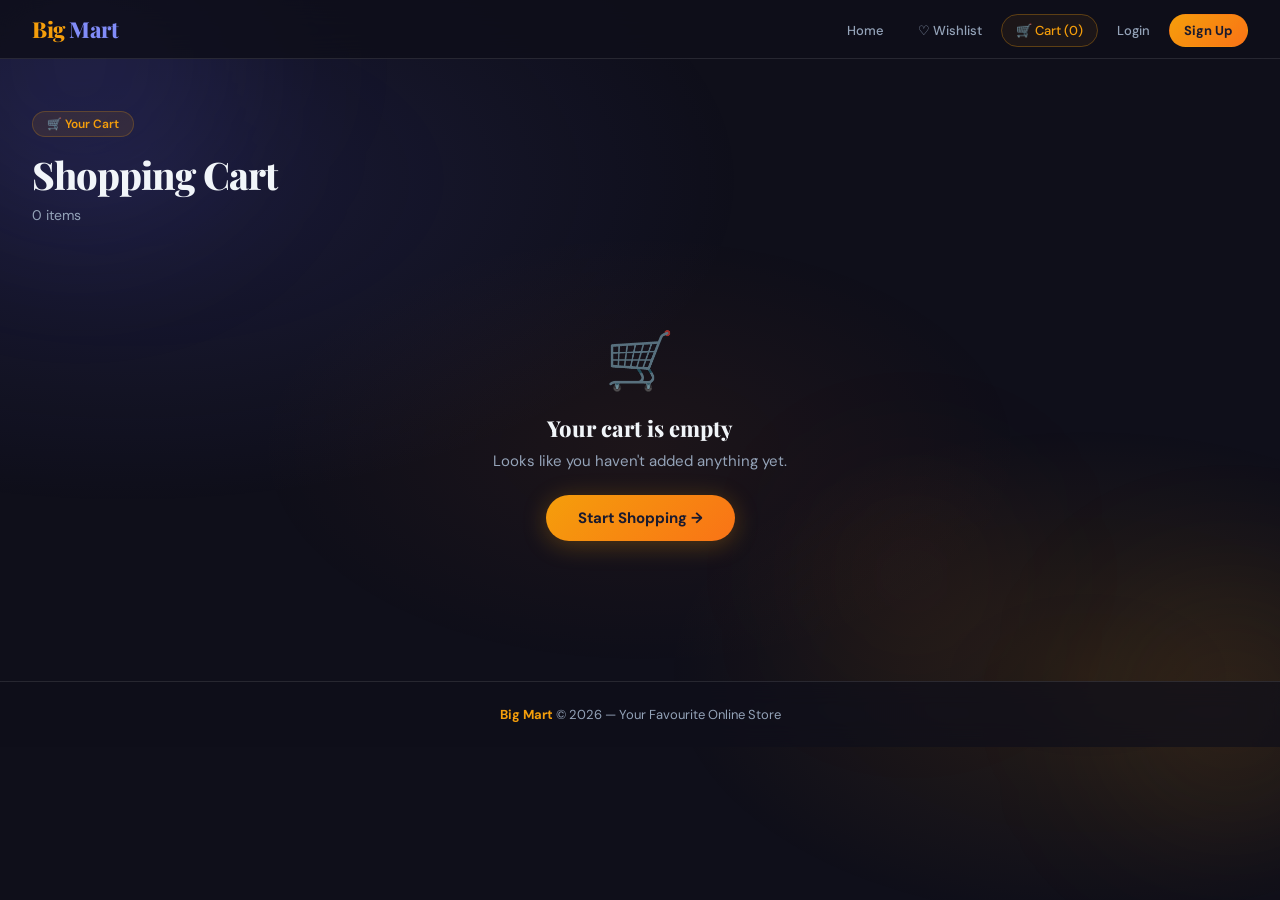
<file: cart.html>
<!DOCTYPE html>
<html lang="en">
<head>
<meta charset="UTF-8" />
<meta name="viewport" content="width=device-width, initial-scale=1.0"/>
<title>Cart – Big Mart</title>
<link href="https://fonts.googleapis.com/css2?family=Playfair+Display:wght@700;800&family=DM+Sans:wght@400;500;600;700&display=swap" rel="stylesheet"/>
<style>
  :root {
    --nav: #0f0f1a;
    --accent: #f59e0b;
    --accent2: #f97316;
    --purple: #6366f1;
    --purple2: #818cf8;
    --bg: #0f0f1a;
    --border: rgba(255,255,255,0.10);
    --text: #f1f5f9;
    --muted: #94a3b8;
    --radius: 16px;
    --radius-sm: 10px;
    --transition: all 0.3s cubic-bezier(0.4,0,0.2,1);
  }

  *, *::before, *::after { margin: 0; padding: 0; box-sizing: border-box; }

  body {
    font-family: 'DM Sans', sans-serif;
    background: var(--bg);
    color: var(--text);
    min-height: 100vh;
    overflow-x: hidden;
  }

  body::before {
    content: '';
    position: fixed;
    inset: 0;
    background:
      radial-gradient(ellipse 80% 60% at 10% 20%, rgba(99,102,241,0.14) 0%, transparent 60%),
      radial-gradient(ellipse 60% 50% at 85% 75%, rgba(245,158,11,0.10) 0%, transparent 55%),
      radial-gradient(ellipse 50% 40% at 50% 50%, rgba(249,115,22,0.06) 0%, transparent 60%);
    pointer-events: none;
    z-index: 0;
  }

  .orb { position: fixed; border-radius: 50%; filter: blur(80px); pointer-events: none; z-index: 0; animation: float 9s ease-in-out infinite; }
  .orb1 { width: 320px; height: 320px; background: rgba(99,102,241,0.12); top: -100px; left: -80px; animation-delay: 0s; }
  .orb2 { width: 220px; height: 220px; background: rgba(245,158,11,0.10); bottom: 80px; right: -60px; animation-delay: 3.5s; }
  .orb3 { width: 160px; height: 160px; background: rgba(249,115,22,0.08); top: 55%; left: 65%; animation-delay: 6s; }

  @keyframes float {
    0%,100% { transform: translateY(0) scale(1); }
    50% { transform: translateY(-28px) scale(1.05); }
  }
  @keyframes fadeUp {
    from { opacity: 0; transform: translateY(22px); }
    to { opacity: 1; transform: translateY(0); }
  }

  /* NAVBAR */
  .navbar {
    position: sticky; top: 0; z-index: 100;
    background: rgba(15,15,26,0.85);
    backdrop-filter: blur(20px);
    border-bottom: 1px solid var(--border);
    padding: 14px 32px;
    display: flex; align-items: center; gap: 20px;
  }
  .logo {
    font-family: 'Playfair Display', serif;
    font-size: 22px; font-weight: 800; color: var(--accent);
    letter-spacing: -0.5px; text-decoration: none; white-space: nowrap; flex-shrink: 0;
  }
  .logo span { color: var(--purple2); }
  .navbar nav { margin-left: auto; }
  .navbar nav ul { list-style: none; display: flex; gap: 4px; }
  .navbar nav a {
    text-decoration: none; color: var(--muted); font-size: 13px; font-weight: 500;
    padding: 7px 14px; border-radius: 999px; border: 1px solid transparent;
    transition: var(--transition); white-space: nowrap;
  }
  .navbar nav a:hover { color: var(--text); border-color: var(--border); background: rgba(255,255,255,0.05); }
  .navbar nav a.active { color: var(--accent); border-color: rgba(245,158,11,0.3); background: rgba(245,158,11,0.06); }
  .navbar nav a.cta { color: #1a1a2e; background: linear-gradient(135deg, var(--accent), var(--accent2)); border-color: transparent; font-weight: 700; }
  .navbar nav a.cta:hover { opacity: 0.88; transform: translateY(-1px); }

  /* PAGE HEADER */
  .page-header {
    position: relative; z-index: 1;
    padding: 52px 32px 20px;
    display: flex; align-items: flex-end; justify-content: space-between;
    flex-wrap: wrap; gap: 16px;
  }
  .page-badge {
    display: inline-flex; align-items: center; gap: 6px;
    background: rgba(245,158,11,0.10); border: 1px solid rgba(245,158,11,0.22);
    border-radius: 999px; padding: 4px 14px;
    font-size: 12px; font-weight: 600; color: var(--accent); margin-bottom: 12px;
  }
  .page-header h1 {
    font-family: 'Playfair Display', serif;
    font-size: clamp(26px, 4vw, 38px); font-weight: 800;
    letter-spacing: -1px; color: var(--text);
  }
  .page-header .sub { font-size: 14px; color: var(--muted); margin-top: 6px; }

  /* LAYOUT */
  .cart-layout {
    position: relative; z-index: 1;
    display: grid;
    grid-template-columns: 1fr 340px;
    gap: 24px;
    padding: 0 32px 60px;
    align-items: start;
  }

  /* CART ITEMS */
  .cart-items-wrap { display: flex; flex-direction: column; gap: 14px; }

  .cart-item {
    background: rgba(255,255,255,0.04);
    border: 1px solid var(--border);
    border-radius: 18px;
    padding: 16px;
    display: flex;
    gap: 16px;
    align-items: center;
    backdrop-filter: blur(12px);
    transition: var(--transition);
    animation: fadeUp 0.4s ease both;
  }
  .cart-item:hover {
    border-color: rgba(245,158,11,0.25);
    box-shadow: 0 8px 28px rgba(0,0,0,0.25);
  }

  .cart-item-img {
    width: 80px; height: 80px;
    border-radius: 12px;
    object-fit: cover;
    flex-shrink: 0;
    border: 1px solid var(--border);
  }

  .cart-item-info { flex: 1; min-width: 0; }
  .cart-item-cat {
    font-size: 10px; font-weight: 600; color: var(--purple2);
    text-transform: uppercase; letter-spacing: 0.8px; margin-bottom: 4px;
  }
  .cart-item-name {
    font-size: 14px; font-weight: 600; color: var(--text);
    margin-bottom: 6px; white-space: nowrap; overflow: hidden; text-overflow: ellipsis;
  }
  .cart-item-price { font-size: 18px; font-weight: 800; color: var(--accent); }

  .cart-item-actions { display: flex; align-items: center; gap: 10px; flex-shrink: 0; }

  .qty-control {
    display: flex; align-items: center; gap: 0;
    background: rgba(255,255,255,0.06);
    border: 1px solid var(--border); border-radius: 10px; overflow: hidden;
  }
  .qty-btn {
    width: 34px; height: 34px;
    background: transparent; border: none;
    color: var(--text); font-size: 16px; font-weight: 700;
    cursor: pointer; transition: var(--transition);
    display: flex; align-items: center; justify-content: center;
    padding: 0;
  }
  .qty-btn:hover { background: rgba(245,158,11,0.15); color: var(--accent); }
  .qty-num {
    min-width: 34px; text-align: center;
    font-size: 14px; font-weight: 700; color: var(--text);
    border-left: 1px solid var(--border); border-right: 1px solid var(--border);
    line-height: 34px;
  }

  .btn-remove-item {
    width: 34px; height: 34px; border-radius: 9px;
    background: rgba(239,68,68,0.08); border: 1px solid rgba(239,68,68,0.25);
    color: #f87171; font-size: 14px; cursor: pointer;
    display: flex; align-items: center; justify-content: center;
    transition: var(--transition); padding: 0;
  }
  .btn-remove-item:hover { background: rgba(239,68,68,0.2); transform: scale(1.05); }

  /* ORDER SUMMARY */
  .order-summary {
    background: rgba(255,255,255,0.04);
    border: 1px solid var(--border);
    border-radius: 20px;
    padding: 24px;
    backdrop-filter: blur(12px);
    position: sticky;
    top: 88px;
  }
  .summary-title {
    font-family: 'Playfair Display', serif;
    font-size: 18px; font-weight: 800;
    color: var(--text); margin-bottom: 20px;
  }
  .summary-row {
    display: flex; justify-content: space-between;
    font-size: 14px; color: var(--muted);
    padding: 8px 0; border-bottom: 1px solid var(--border);
  }
  .summary-row:last-of-type { border-bottom: none; }
  .summary-row.total {
    font-size: 18px; font-weight: 800;
    color: var(--text); margin-top: 4px;
  }
  .summary-row.total span:last-child { color: var(--accent); }
  .summary-row .free { color: #86efac; font-weight: 600; }
  .summary-savings {
    background: rgba(134,239,172,0.08);
    border: 1px solid rgba(134,239,172,0.2);
    border-radius: 10px; padding: 10px 14px;
    font-size: 13px; color: #86efac; font-weight: 600;
    text-align: center; margin: 16px 0;
  }
  .btn-checkout {
    width: 100%; padding: 14px;
    background: linear-gradient(135deg, var(--accent), var(--accent2));
    border: none; border-radius: var(--radius-sm);
    color: #1a1a2e; font-family: 'DM Sans', sans-serif;
    font-size: 15px; font-weight: 700; cursor: pointer;
    transition: var(--transition);
    box-shadow: 0 4px 20px rgba(245,158,11,0.28);
    margin-top: 4px;
  }
  .btn-checkout:hover {
    opacity: 0.9; transform: translateY(-2px);
    box-shadow: 0 8px 28px rgba(245,158,11,0.4);
  }
  .btn-continue {
    width: 100%; padding: 11px;
    background: rgba(255,255,255,0.05); border: 1px solid var(--border);
    border-radius: var(--radius-sm); color: var(--muted);
    font-family: 'DM Sans', sans-serif; font-size: 13px; font-weight: 600;
    cursor: pointer; transition: var(--transition); margin-top: 10px;
    text-decoration: none; display: block; text-align: center;
  }
  .btn-continue:hover { background: rgba(255,255,255,0.09); color: var(--text); }

  /* EMPTY STATE */
  .empty-state {
    grid-column: 1 / -1; text-align: center; padding: 80px 20px;
  }
  .empty-icon { font-size: 56px; margin-bottom: 16px; opacity: 0.6; }
  .empty-title {
    font-family: 'Playfair Display', serif;
    font-size: 22px; font-weight: 800; color: var(--text); margin-bottom: 8px;
  }
  .empty-sub { font-size: 15px; color: var(--muted); margin-bottom: 24px; }
  .btn-shop {
    display: inline-block;
    background: linear-gradient(135deg, var(--accent), var(--accent2));
    color: #1a1a2e; font-family: 'DM Sans', sans-serif;
    font-weight: 700; font-size: 15px; padding: 13px 32px;
    border-radius: 999px; border: none; cursor: pointer;
    text-decoration: none; transition: var(--transition);
    box-shadow: 0 4px 24px rgba(245,158,11,0.28);
  }
  .btn-shop:hover { transform: translateY(-3px); box-shadow: 0 8px 32px rgba(245,158,11,0.4); }

  /* TOAST */
  .toast {
    position: fixed; bottom: 28px; left: 50%;
    transform: translateX(-50%) translateY(80px);
    background: #1e293b; border: 1px solid var(--border);
    border-radius: 12px; padding: 12px 22px;
    font-size: 14px; color: var(--text); z-index: 999;
    backdrop-filter: blur(10px);
    transition: transform 0.4s cubic-bezier(0.4,0,0.2,1);
    white-space: nowrap;
  }
  .toast.show { transform: translateX(-50%) translateY(0); }
  .toast.removed { border-color: rgba(239,68,68,0.4); color: #fca5a5; }

  footer {
    position: relative; z-index: 10;
    text-align: center; padding: 24px 20px;
    font-size: 13px; color: var(--muted);
    border-top: 1px solid var(--border);
    background: rgba(15,15,26,0.7);
    backdrop-filter: blur(12px);
  }
  footer strong { color: var(--accent); }

  @media (max-width: 900px) {
    .cart-layout { grid-template-columns: 1fr; }
    .order-summary { position: static; }
  }
  @media (max-width: 768px) {
    .navbar { flex-wrap: wrap; gap: 10px; padding: 12px 16px; }
    .navbar nav { margin-left: 0; }
    .page-header { padding: 36px 16px 16px; }
    .cart-layout { padding: 0 16px 36px; }
    .cart-item-name { white-space: normal; }
  }
</style>
</head>
<body>

  <div class="orb orb1"></div>
  <div class="orb orb2"></div>
  <div class="orb orb3"></div>

  <header class="navbar">
    <a href="index.html" class="logo">Big <span>Mart</span></a>
    <nav>
      <ul>
        <li><a href="index.html">Home</a></li>
        <li><a href="wishlist.html">♡ Wishlist</a></li>
        <li><a href="cart.html" class="active">🛒 Cart (<span id="cart-count">0</span>)</a></li>
        <li><a href="login.html">Login</a></li>
        <li><a href="signup.html" class="cta">Sign Up</a></li>
      </ul>
    </nav>
  </header>

  <div class="page-header">
    <div>
      <div class="page-badge">🛒 Your Cart</div>
      <h1>Shopping Cart</h1>
      <p class="sub" id="cart-sub">0 items</p>
    </div>
  </div>

  <div class="cart-layout" id="cart-layout">
    <!-- filled by JS -->
  </div>

  <footer>
    <p><strong>Big Mart</strong> &copy; 2026 — Your Favourite Online Store</p>
  </footer>

  <div class="toast" id="toast"></div>

<script>
  let cart = JSON.parse(localStorage.getItem('bb_cart') || '[]');

  function saveCart() { localStorage.setItem('bb_cart', JSON.stringify(cart)); }

  function updateCartCount() {
    const total = cart.reduce((s, i) => s + i.qty, 0);
    document.querySelectorAll('#cart-count').forEach(el => el.textContent = total);
  }

  function showToast(msg, type = '') {
    const t = document.getElementById('toast');
    t.textContent = msg;
    t.className = `toast ${type} show`;
    setTimeout(() => t.classList.remove('show'), 2800);
  }

  function changeQty(id, delta) {
    const item = cart.find(i => i.id === id);
    if (!item) return;
    item.qty += delta;
    if (item.qty <= 0) cart = cart.filter(i => i.id !== id);
    saveCart();
    render();
  }

  function removeItem(id) {
    cart = cart.filter(i => i.id !== id);
    saveCart();
    showToast('Item removed from cart', 'removed');
    render();
  }

  function calcSubtotal() { return cart.reduce((s, i) => s + i.price * i.qty, 0); }
  function calcDiscount() { return cart.reduce((s, i) => s + ((i.oldPrice || i.price) - i.price) * i.qty, 0); }

  function render() {
    updateCartCount();
    const layout = document.getElementById('cart-layout');
    const sub = document.getElementById('cart-sub');
    const totalItems = cart.reduce((s, i) => s + i.qty, 0);
    sub.textContent = totalItems + ' item' + (totalItems !== 1 ? 's' : '');

    if (cart.length === 0) {
      layout.innerHTML = `
        <div class="empty-state">
          <div class="empty-icon">🛒</div>
          <div class="empty-title">Your cart is empty</div>
          <p class="empty-sub">Looks like you haven't added anything yet.</p>
          <a href="index.html" class="btn-shop">Start Shopping →</a>
        </div>`;
      return;
    }

    const subtotal = calcSubtotal();
    const discount = calcDiscount();
    const delivery = subtotal >= 499 ? 0 : 49;
    const total = subtotal + delivery;
    const savings = discount + (delivery === 0 ? 49 : 0);

    layout.innerHTML = `
      <div class="cart-items-wrap">
        ${cart.map((item, i) => `
          <div class="cart-item" style="animation-delay:${i * 0.07}s">
            <img class="cart-item-img" src="${item.img}" alt="${item.name}"/>
            <div class="cart-item-info">
              <div class="cart-item-cat">${item.category}</div>
              <div class="cart-item-name">${item.name}</div>
              <div class="cart-item-price">₹${(item.price * item.qty).toLocaleString('en-IN')}</div>
            </div>
            <div class="cart-item-actions">
              <div class="qty-control">
                <button class="qty-btn" onclick="changeQty(${item.id}, -1)">−</button>
                <div class="qty-num">${item.qty}</div>
                <button class="qty-btn" onclick="changeQty(${item.id}, 1)">+</button>
              </div>
              <button class="btn-remove-item" onclick="removeItem(${item.id})" title="Remove">✕</button>
            </div>
          </div>`).join('')}
      </div>

      <div class="order-summary">
        <div class="summary-title">Order Summary</div>
        <div class="summary-row">
          <span>Subtotal (${totalItems} items)</span>
          <span>₹${subtotal.toLocaleString('en-IN')}</span>
        </div>
        ${discount > 0 ? `<div class="summary-row"><span>Discount</span><span style="color:#86efac;">−₹${discount.toLocaleString('en-IN')}</span></div>` : ''}
        <div class="summary-row">
          <span>Delivery</span>
          <span class="${delivery === 0 ? 'free' : ''}">${delivery === 0 ? 'FREE' : '₹' + delivery}</span>
        </div>
        <div class="summary-row total">
          <span>Total</span>
          <span>₹${total.toLocaleString('en-IN')}</span>
        </div>
        ${savings > 0 ? `<div class="summary-savings">🎉 You're saving ₹${savings.toLocaleString('en-IN')} on this order!</div>` : ''}
        <button class="btn-checkout" onclick="window.location.href='payment.html'">Proceed to Payment →</button>
        <a href="index.html" class="btn-continue">← Continue Shopping</a>
      </div>`;
  }

  render();
</script>
</body>
</html>
</file>
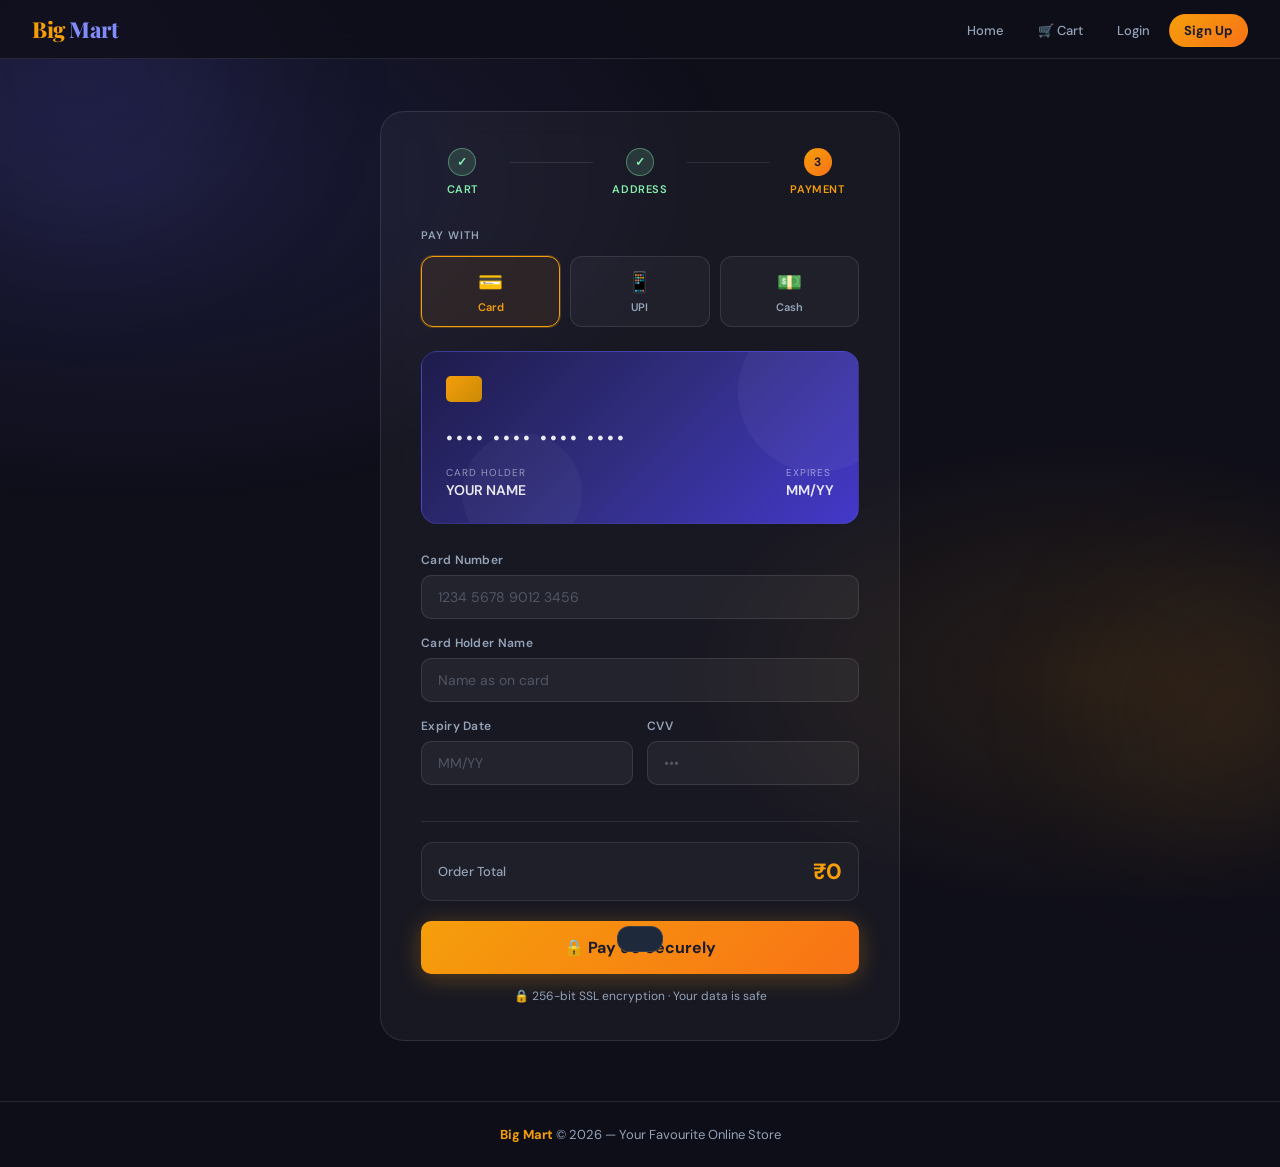
<file: payment.html>
<!DOCTYPE html>
<html lang="en">
<head>
<meta charset="UTF-8" />
<meta name="viewport" content="width=device-width, initial-scale=1.0"/>
<title>Payment – Big Mart</title>
<link href="https://fonts.googleapis.com/css2?family=Playfair+Display:wght@700;800&family=DM+Sans:wght@400;500;600;700&display=swap" rel="stylesheet"/>
<style>
  :root {
    --accent: #f59e0b;
    --accent2: #f97316;
    --purple: #6366f1;
    --purple2: #818cf8;
    --bg: #0f0f1a;
    --border: rgba(255,255,255,0.10);
    --text: #f1f5f9;
    --muted: #94a3b8;
    --radius: 16px;
    --radius-sm: 10px;
    --transition: all 0.3s cubic-bezier(0.4,0,0.2,1);
  }
  *, *::before, *::after { margin: 0; padding: 0; box-sizing: border-box; }
  body {
    font-family: 'DM Sans', sans-serif;
    background: var(--bg); color: var(--text);
    min-height: 100vh; overflow-x: hidden;
  }
  body::before {
    content: ''; position: fixed; inset: 0;
    background:
      radial-gradient(ellipse 80% 60% at 10% 20%, rgba(99,102,241,0.14) 0%, transparent 60%),
      radial-gradient(ellipse 60% 50% at 85% 75%, rgba(245,158,11,0.10) 0%, transparent 55%);
    pointer-events: none; z-index: 0;
  }
  .orb { position: fixed; border-radius: 50%; filter: blur(80px); pointer-events: none; z-index: 0; animation: float 9s ease-in-out infinite; }
  .orb1 { width: 320px; height: 320px; background: rgba(99,102,241,0.12); top: -100px; left: -80px; }
  .orb2 { width: 220px; height: 220px; background: rgba(245,158,11,0.10); bottom: 80px; right: -60px; animation-delay: 3.5s; }
  @keyframes float { 0%,100% { transform: translateY(0); } 50% { transform: translateY(-28px); } }
  @keyframes fadeUp { from { opacity: 0; transform: translateY(22px); } to { opacity: 1; transform: translateY(0); } }

  /* NAVBAR */
  .navbar {
    position: sticky; top: 0; z-index: 100;
    background: rgba(15,15,26,0.85); backdrop-filter: blur(20px);
    border-bottom: 1px solid var(--border);
    padding: 14px 32px; display: flex; align-items: center; gap: 20px;
  }
  .logo {
    font-family: 'Playfair Display', serif;
    font-size: 22px; font-weight: 800; color: var(--accent);
    letter-spacing: -0.5px; text-decoration: none; white-space: nowrap;
  }
  .logo span { color: var(--purple2); }
  .navbar nav { margin-left: auto; }
  .navbar nav ul { list-style: none; display: flex; gap: 4px; }
  .navbar nav a {
    text-decoration: none; color: var(--muted); font-size: 13px; font-weight: 500;
    padding: 7px 14px; border-radius: 999px; border: 1px solid transparent;
    transition: var(--transition); white-space: nowrap;
  }
  .navbar nav a:hover { color: var(--text); border-color: var(--border); background: rgba(255,255,255,0.05); }
  .navbar nav a.cta { color: #1a1a2e; background: linear-gradient(135deg, var(--accent), var(--accent2)); font-weight: 700; }

  /* MAIN */
  .main {
    position: relative; z-index: 1;
    display: flex; justify-content: center;
    padding: 52px 24px 60px;
  }

  .payment-card {
    background: rgba(255,255,255,0.04);
    border: 1px solid var(--border);
    border-radius: 24px;
    padding: 36px 40px;
    width: 100%; max-width: 520px;
    backdrop-filter: blur(12px);
    animation: fadeUp 0.6s ease both;
  }

  /* STEPS */
  .steps {
    display: flex; align-items: center; gap: 0;
    margin-bottom: 32px;
  }
  .step {
    display: flex; flex-direction: column; align-items: center; gap: 6px;
    flex: 1;
  }
  .step-dot {
    width: 28px; height: 28px; border-radius: 50%;
    display: flex; align-items: center; justify-content: center;
    font-size: 12px; font-weight: 700;
    background: rgba(255,255,255,0.06); border: 1px solid var(--border);
    color: var(--muted); transition: var(--transition);
  }
  .step.done .step-dot { background: rgba(134,239,172,0.15); border-color: rgba(134,239,172,0.4); color: #86efac; }
  .step.active .step-dot { background: linear-gradient(135deg, var(--accent), var(--accent2)); border-color: transparent; color: #1a1a2e; }
  .step-label { font-size: 11px; font-weight: 600; color: var(--muted); text-transform: uppercase; letter-spacing: 0.6px; }
  .step.active .step-label { color: var(--accent); }
  .step.done .step-label { color: #86efac; }
  .step-line { flex: 1; height: 1px; background: var(--border); margin: 0 6px; margin-bottom: 20px; }

  /* CARD VISUAL */
  .card-visual {
    background: linear-gradient(135deg, #1e1b4b 0%, #312e81 50%, #4338ca 100%);
    border-radius: 16px;
    padding: 24px;
    margin-bottom: 28px;
    position: relative;
    overflow: hidden;
    min-height: 160px;
    border: 1px solid rgba(99,102,241,0.3);
  }
  .card-visual::before {
    content: '';
    position: absolute; top: -40px; right: -40px;
    width: 160px; height: 160px; border-radius: 50%;
    background: rgba(255,255,255,0.04);
  }
  .card-visual::after {
    content: '';
    position: absolute; bottom: -30px; left: 40px;
    width: 120px; height: 120px; border-radius: 50%;
    background: rgba(255,255,255,0.03);
  }
  .card-chip {
    width: 36px; height: 26px;
    background: linear-gradient(135deg, var(--accent), #ca8a04);
    border-radius: 5px; margin-bottom: 24px;
    position: relative; z-index: 1;
  }
  .card-number-display {
    font-family: 'DM Sans', sans-serif;
    font-size: 18px; font-weight: 600; letter-spacing: 3px;
    color: rgba(255,255,255,0.9); margin-bottom: 16px;
    position: relative; z-index: 1;
  }
  .card-meta { display: flex; justify-content: space-between; position: relative; z-index: 1; }
  .card-meta-label { font-size: 10px; color: rgba(255,255,255,0.5); text-transform: uppercase; letter-spacing: 1px; }
  .card-meta-value { font-size: 14px; font-weight: 600; color: rgba(255,255,255,0.9); margin-top: 2px; }

  /* FORM */
  .section-label {
    font-size: 11px; font-weight: 600; color: var(--muted);
    text-transform: uppercase; letter-spacing: 1px; margin-bottom: 14px;
  }

  .form-group { margin-bottom: 16px; }
  .form-group label { display: block; font-size: 12px; font-weight: 600; color: var(--muted); margin-bottom: 7px; letter-spacing: 0.3px; }
  .form-group input, .form-group select {
    width: 100%; padding: 12px 16px;
    background: rgba(255,255,255,0.05);
    border: 1px solid var(--border);
    border-radius: var(--radius-sm);
    color: var(--text); font-family: 'DM Sans', sans-serif;
    font-size: 14px; outline: none;
    transition: var(--transition);
  }
  .form-group input::placeholder { color: rgba(148,163,184,0.4); }
  .form-group input:focus, .form-group select:focus {
    border-color: rgba(245,158,11,0.4);
    background: rgba(245,158,11,0.04);
    box-shadow: 0 0 0 3px rgba(245,158,11,0.08);
  }
  .form-group select { appearance: none; cursor: pointer; }
  .form-row { display: grid; grid-template-columns: 1fr 1fr; gap: 14px; }

  /* PAYMENT METHODS */
  .pay-methods { display: grid; grid-template-columns: repeat(3, 1fr); gap: 10px; margin-bottom: 24px; }
  .pay-method {
    padding: 12px 8px; border-radius: 12px;
    background: rgba(255,255,255,0.04); border: 1px solid var(--border);
    text-align: center; cursor: pointer; transition: var(--transition);
  }
  .pay-method:hover { border-color: rgba(245,158,11,0.3); background: rgba(245,158,11,0.05); }
  .pay-method.active {
    border-color: var(--accent); background: rgba(245,158,11,0.08);
    box-shadow: 0 0 0 1px rgba(245,158,11,0.25);
  }
  .pay-method-icon { font-size: 20px; margin-bottom: 5px; }
  .pay-method-label { font-size: 11px; font-weight: 600; color: var(--muted); }
  .pay-method.active .pay-method-label { color: var(--accent); }

  /* ORDER TOTAL ROW */
  .order-total-row {
    background: rgba(255,255,255,0.03);
    border: 1px solid var(--border);
    border-radius: 12px; padding: 14px 16px;
    display: flex; justify-content: space-between; align-items: center;
    margin-bottom: 20px;
  }
  .order-total-label { font-size: 13px; color: var(--muted); font-weight: 500; }
  .order-total-amount { font-size: 22px; font-weight: 800; color: var(--accent); }

  .btn-pay {
    width: 100%; padding: 16px;
    background: linear-gradient(135deg, var(--accent), var(--accent2));
    border: none; border-radius: var(--radius-sm);
    color: #1a1a2e; font-family: 'DM Sans', sans-serif;
    font-size: 16px; font-weight: 700; cursor: pointer;
    transition: var(--transition);
    box-shadow: 0 4px 24px rgba(245,158,11,0.3);
    display: flex; align-items: center; justify-content: center; gap: 8px;
  }
  .btn-pay:hover { opacity: 0.9; transform: translateY(-2px); box-shadow: 0 8px 32px rgba(245,158,11,0.42); }
  .btn-pay:disabled { opacity: 0.6; cursor: not-allowed; transform: none; }

  .secure-note {
    display: flex; align-items: center; justify-content: center; gap: 6px;
    font-size: 12px; color: var(--muted); margin-top: 14px;
  }

  /* SUCCESS SCREEN */
  .success-screen {
    display: none; text-align: center; padding: 20px 0;
    animation: fadeUp 0.5s ease both;
  }
  .success-icon {
    width: 72px; height: 72px; border-radius: 50%;
    background: rgba(134,239,172,0.12); border: 2px solid rgba(134,239,172,0.4);
    display: flex; align-items: center; justify-content: center;
    font-size: 32px; margin: 0 auto 20px;
  }
  .success-screen h2 {
    font-family: 'Playfair Display', serif;
    font-size: 26px; font-weight: 800; color: var(--text); margin-bottom: 10px;
  }
  .success-screen p { font-size: 15px; color: var(--muted); margin-bottom: 28px; line-height: 1.6; }
  .order-id {
    background: rgba(255,255,255,0.04); border: 1px solid var(--border);
    border-radius: 10px; padding: 12px 18px;
    font-size: 13px; color: var(--muted); margin-bottom: 24px;
  }
  .order-id strong { color: var(--accent); }

  .divider {
    height: 1px; background: var(--border);
    margin: 20px 0;
  }

  /* TOAST */
  .toast {
    position: fixed; bottom: 28px; left: 50%;
    transform: translateX(-50%) translateY(80px);
    background: #1e293b; border: 1px solid var(--border);
    border-radius: 12px; padding: 12px 22px;
    font-size: 14px; color: var(--text); z-index: 999;
    backdrop-filter: blur(10px);
    transition: transform 0.4s cubic-bezier(0.4,0,0.2,1); white-space: nowrap;
  }
  .toast.show { transform: translateX(-50%) translateY(0); }
  .toast.error { border-color: rgba(239,68,68,0.4); color: #fca5a5; }
  .toast.success { border-color: rgba(134,239,172,0.4); color: #86efac; }

  footer {
    position: relative; z-index: 10;
    text-align: center; padding: 24px 20px;
    font-size: 13px; color: var(--muted);
    border-top: 1px solid var(--border);
    background: rgba(15,15,26,0.7); backdrop-filter: blur(12px);
  }
  footer strong { color: var(--accent); }

  @media (max-width: 768px) {
    .navbar { flex-wrap: wrap; gap: 10px; padding: 12px 16px; }
    .navbar nav { margin-left: 0; }
    .payment-card { padding: 24px 20px; }
    .form-row { grid-template-columns: 1fr; }
    .pay-methods { grid-template-columns: repeat(3, 1fr); }
  }
</style>
</head>
<body>

  <div class="orb orb1"></div>
  <div class="orb orb2"></div>

  <header class="navbar">
    <a href="index.html" class="logo">Big <span>Mart</span></a>
    <nav>
      <ul>
        <li><a href="index.html">Home</a></li>
        <li><a href="cart.html">🛒 Cart</a></li>
        <li><a href="login.html">Login</a></li>
        <li><a href="signup.html" class="cta">Sign Up</a></li>
      </ul>
    </nav>
  </header>

  <div class="main">
    <div class="payment-card">

      <!-- STEPS -->
      <div class="steps">
        <div class="step done">
          <div class="step-dot">✓</div>
          <div class="step-label">Cart</div>
        </div>
        <div class="step-line"></div>
        <div class="step done">
          <div class="step-dot">✓</div>
          <div class="step-label">Address</div>
        </div>
        <div class="step-line"></div>
        <div class="step active">
          <div class="step-dot">3</div>
          <div class="step-label">Payment</div>
        </div>
      </div>

      <!-- SUCCESS (hidden by default) -->
      <div class="success-screen" id="success-screen">
        <div class="success-icon">✓</div>
        <h2>Payment Successful!</h2>
        <p>Thank you for shopping with Big Mart.<br/>Your order is confirmed and will be delivered soon.</p>
        <div class="order-id">Order ID: <strong id="order-id-val">#BB-000000</strong></div>
        <a href="index.html" style="display:inline-block;background:linear-gradient(135deg,var(--accent),var(--accent2));color:#1a1a2e;font-family:'DM Sans',sans-serif;font-weight:700;font-size:15px;padding:13px 32px;border-radius:999px;text-decoration:none;transition:var(--transition);box-shadow:0 4px 24px rgba(245,158,11,0.28);">Continue Shopping →</a>
      </div>

      <!-- PAYMENT FORM -->
      <div id="payment-form">

        <!-- PAYMENT METHODS -->
        <div class="section-label">Pay with</div>
        <div class="pay-methods" id="pay-methods">
          <div class="pay-method active" onclick="selectMethod(this, 'card')">
            <div class="pay-method-icon">💳</div>
            <div class="pay-method-label">Card</div>
          </div>
          <div class="pay-method" onclick="selectMethod(this, 'upi')">
            <div class="pay-method-icon">📱</div>
            <div class="pay-method-label">UPI</div>
          </div>
          <div class="pay-method" onclick="selectMethod(this, 'cod')">
            <div class="pay-method-icon">💵</div>
            <div class="pay-method-label">Cash</div>
          </div>
        </div>

        <!-- CARD FIELDS -->
        <div id="card-section">
          <!-- CARD VISUAL -->
          <div class="card-visual">
            <div class="card-chip"></div>
            <div class="card-number-display" id="card-display">•••• •••• •••• ••••</div>
            <div class="card-meta">
              <div>
                <div class="card-meta-label">Card Holder</div>
                <div class="card-meta-value" id="card-name-display">YOUR NAME</div>
              </div>
              <div>
                <div class="card-meta-label">Expires</div>
                <div class="card-meta-value" id="card-exp-display">MM/YY</div>
              </div>
            </div>
          </div>

          <div class="form-group">
            <label>Card Number</label>
            <input type="text" id="card-number" placeholder="1234 5678 9012 3456" maxlength="19" oninput="formatCard(this)"/>
          </div>
          <div class="form-group">
            <label>Card Holder Name</label>
            <input type="text" id="card-name" placeholder="Name as on card" oninput="updateCardDisplay()"/>
          </div>
          <div class="form-row">
            <div class="form-group">
              <label>Expiry Date</label>
              <input type="text" id="card-exp" placeholder="MM/YY" maxlength="5" oninput="formatExpiry(this)"/>
            </div>
            <div class="form-group">
              <label>CVV</label>
              <input type="password" id="card-cvv" placeholder="•••" maxlength="3"/>
            </div>
          </div>
        </div>

        <!-- UPI FIELDS -->
        <div id="upi-section" style="display:none;">
          <div class="form-group">
            <label>UPI ID</label>
            <input type="text" id="upi-id" placeholder="yourname@upi"/>
          </div>
        </div>

        <!-- COD SECTION -->
        <div id="cod-section" style="display:none;">
          <div style="background:rgba(134,239,172,0.08);border:1px solid rgba(134,239,172,0.2);border-radius:12px;padding:16px;margin-bottom:8px;">
            <div style="font-size:14px;font-weight:600;color:#86efac;margin-bottom:6px;">Cash on Delivery</div>
            <div style="font-size:13px;color:var(--muted);">Pay in cash when your order arrives at your doorstep. No advance payment needed.</div>
          </div>
        </div>

        <div class="divider"></div>

        <!-- ORDER TOTAL -->
        <div class="order-total-row">
          <div class="order-total-label">Order Total</div>
          <div class="order-total-amount" id="pay-total">₹0</div>
        </div>

        <button class="btn-pay" id="pay-btn" onclick="processPayment()">
          <span id="pay-btn-text">🔒 Pay Securely</span>
        </button>

        <div class="secure-note">
          🔒 256-bit SSL encryption · Your data is safe
        </div>
      </div>

    </div>
  </div>

  <footer>
    <p><strong>Big Mart</strong> &copy; 2026 — Your Favourite Online Store</p>
  </footer>

  <div class="toast" id="toast"></div>

<script>
  let activeMethod = 'card';
  const cart = JSON.parse(localStorage.getItem('bb_cart') || '[]');
  const total = cart.reduce((s, i) => s + i.price * i.qty, 0);

  // Show order total
  document.getElementById('pay-total').textContent = '₹' + total.toLocaleString('en-IN');
  document.getElementById('pay-btn-text').textContent =
    '🔒 Pay ₹' + total.toLocaleString('en-IN') + ' Securely';

  function selectMethod(el, method) {
    activeMethod = method;
    document.querySelectorAll('.pay-method').forEach(m => m.classList.remove('active'));
    el.classList.add('active');
    document.getElementById('card-section').style.display = method === 'card' ? 'block' : 'none';
    document.getElementById('upi-section').style.display = method === 'upi' ? 'block' : 'none';
    document.getElementById('cod-section').style.display = method === 'cod' ? 'block' : 'none';

    const payText = method === 'cod'
      ? 'Confirm Order (Cash on Delivery)'
      : '🔒 Pay ₹' + total.toLocaleString('en-IN') + ' Securely';
    document.getElementById('pay-btn-text').textContent = payText;
  }

  function formatCard(input) {
    let val = input.value.replace(/\D/g, '').substring(0, 16);
    input.value = val.replace(/(.{4})/g, '$1 ').trim();
    const masked = val.padEnd(16, '•');
    document.getElementById('card-display').textContent =
      masked.substring(0,4) + ' ' + masked.substring(4,8) + ' ' + masked.substring(8,12) + ' ' + masked.substring(12,16);
  }

  function formatExpiry(input) {
    let val = input.value.replace(/\D/g, '').substring(0, 4);
    if (val.length >= 2) val = val.substring(0,2) + '/' + val.substring(2);
    input.value = val;
    document.getElementById('card-exp-display').textContent = val || 'MM/YY';
  }

  function updateCardDisplay() {
    const name = document.getElementById('card-name').value || 'YOUR NAME';
    document.getElementById('card-name-display').textContent = name.toUpperCase().substring(0, 22);
  }

  function showToast(msg, type = '') {
    const t = document.getElementById('toast');
    t.textContent = msg;
    t.className = `toast ${type} show`;
    setTimeout(() => t.classList.remove('show'), 3000);
  }

  function validate() {
    if (activeMethod === 'card') {
      const num = document.getElementById('card-number').value.replace(/\s/g, '');
      const name = document.getElementById('card-name').value.trim();
      const exp = document.getElementById('card-exp').value;
      const cvv = document.getElementById('card-cvv').value;
      if (num.length < 16) { showToast('Enter a valid 16-digit card number', 'error'); return false; }
      if (!name) { showToast('Enter card holder name', 'error'); return false; }
      if (exp.length < 5) { showToast('Enter valid expiry date', 'error'); return false; }
      if (cvv.length < 3) { showToast('Enter valid CVV', 'error'); return false; }
    }
    if (activeMethod === 'upi') {
      const upi = document.getElementById('upi-id').value.trim();
      if (!upi.includes('@')) { showToast('Enter a valid UPI ID (e.g. name@upi)', 'error'); return false; }
    }
    return true;
  }

  function processPayment() {
    if (!validate()) return;
    const btn = document.getElementById('pay-btn');
    btn.disabled = true;
    document.getElementById('pay-btn-text').textContent = 'Processing…';

    setTimeout(() => {
      // Clear cart
      localStorage.removeItem('bb_cart');

      // Generate order ID
      const orderId = '#BB-' + Math.floor(100000 + Math.random() * 900000);
      document.getElementById('order-id-val').textContent = orderId;

      // Show success
      document.getElementById('payment-form').style.display = 'none';
      document.getElementById('success-screen').style.display = 'block';
      document.querySelector('.steps').style.display = 'none';
    }, 1800);
  }
</script>
</body>
</html>
</file>
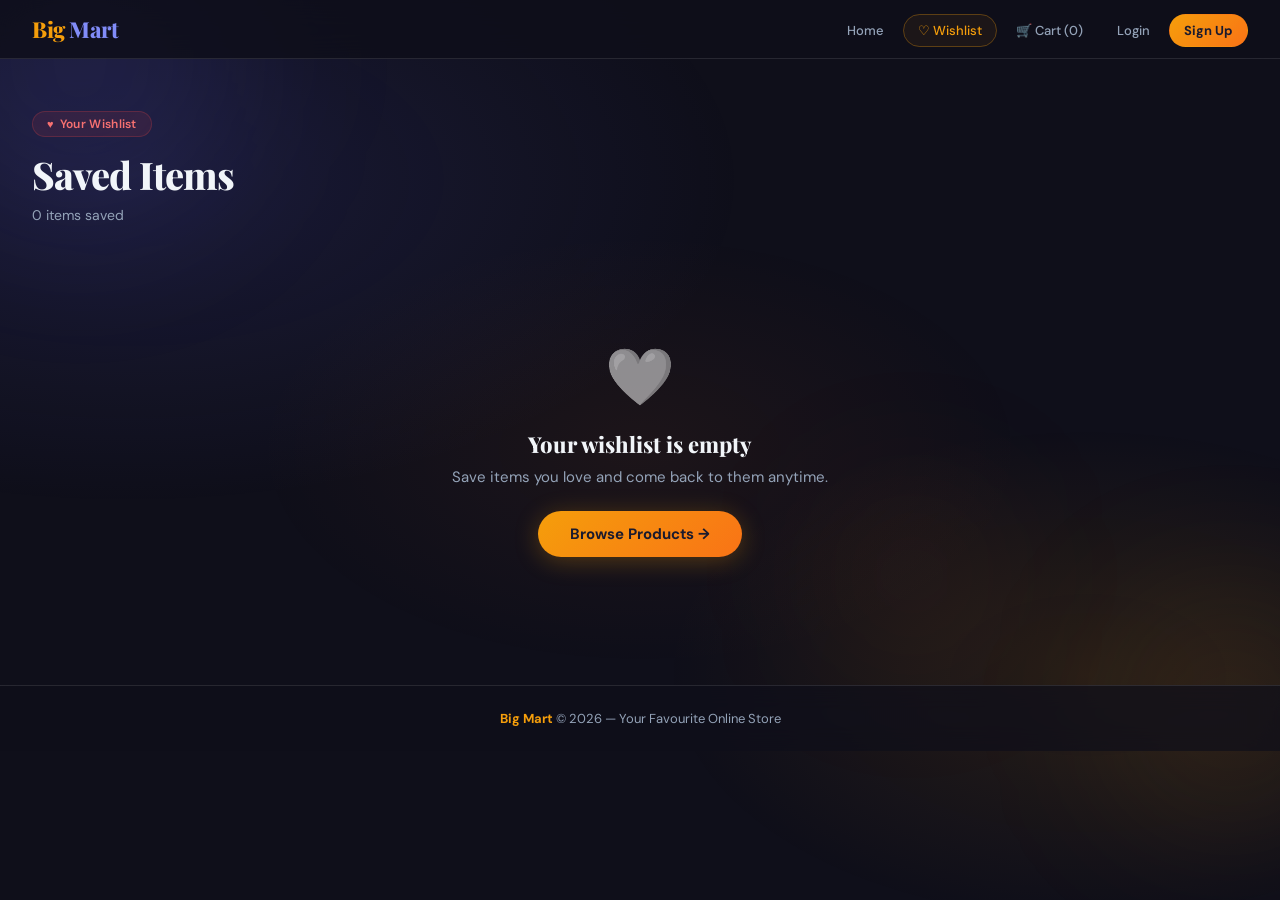
<file: wishlist.html>
<!DOCTYPE html>
<html lang="en">
<head>
<meta charset="UTF-8" />
<meta name="viewport" content="width=device-width, initial-scale=1.0"/>
<title>Wishlist – Big Mart</title>
<link href="https://fonts.googleapis.com/css2?family=Playfair+Display:wght@700;800&family=DM+Sans:wght@400;500;600;700&display=swap" rel="stylesheet"/>
<style>
  :root {
    --nav: #0f0f1a;
    --accent: #f59e0b;
    --accent2: #f97316;
    --accent-hover: #d97706;
    --purple: #6366f1;
    --purple2: #818cf8;
    --bg: #0f0f1a;
    --card: rgba(255,255,255,0.04);
    --border: rgba(255,255,255,0.10);
    --text: #f1f5f9;
    --muted: #94a3b8;
    --radius: 16px;
    --radius-sm: 10px;
    --transition: all 0.3s cubic-bezier(0.4,0,0.2,1);
  }

  *, *::before, *::after { margin: 0; padding: 0; box-sizing: border-box; }

  body {
    font-family: 'DM Sans', sans-serif;
    background: var(--bg);
    color: var(--text);
    min-height: 100vh;
    overflow-x: hidden;
  }

  body::before {
    content: '';
    position: fixed;
    inset: 0;
    background:
      radial-gradient(ellipse 80% 60% at 10% 20%, rgba(99,102,241,0.14) 0%, transparent 60%),
      radial-gradient(ellipse 60% 50% at 85% 75%, rgba(245,158,11,0.10) 0%, transparent 55%),
      radial-gradient(ellipse 50% 40% at 50% 50%, rgba(249,115,22,0.06) 0%, transparent 60%);
    pointer-events: none;
    z-index: 0;
  }

  .orb {
    position: fixed;
    border-radius: 50%;
    filter: blur(80px);
    pointer-events: none;
    z-index: 0;
    animation: float 9s ease-in-out infinite;
  }
  .orb1 { width: 320px; height: 320px; background: rgba(99,102,241,0.12); top: -100px; left: -80px; animation-delay: 0s; }
  .orb2 { width: 220px; height: 220px; background: rgba(245,158,11,0.10); bottom: 80px; right: -60px; animation-delay: 3.5s; }
  .orb3 { width: 160px; height: 160px; background: rgba(249,115,22,0.08); top: 55%; left: 65%; animation-delay: 6s; }

  @keyframes float {
    0%,100% { transform: translateY(0) scale(1); }
    50% { transform: translateY(-28px) scale(1.05); }
  }

  /* NAVBAR */
  .navbar {
    position: sticky;
    top: 0;
    z-index: 100;
    background: rgba(15,15,26,0.85);
    backdrop-filter: blur(20px);
    border-bottom: 1px solid var(--border);
    padding: 14px 32px;
    display: flex;
    align-items: center;
    gap: 20px;
  }

  .logo {
    font-family: 'Playfair Display', serif;
    font-size: 22px;
    font-weight: 800;
    color: var(--accent);
    letter-spacing: -0.5px;
    text-decoration: none;
    white-space: nowrap;
    flex-shrink: 0;
  }
  .logo span { color: var(--purple2); }

  .navbar nav { margin-left: auto; }
  .navbar nav ul { list-style: none; display: flex; gap: 4px; }
  .navbar nav a {
    text-decoration: none;
    color: var(--muted);
    font-size: 13px;
    font-weight: 500;
    padding: 7px 14px;
    border-radius: 999px;
    border: 1px solid transparent;
    transition: var(--transition);
    white-space: nowrap;
  }
  .navbar nav a:hover {
    color: var(--text);
    border-color: var(--border);
    background: rgba(255,255,255,0.05);
  }
  .navbar nav a.cta {
    color: #1a1a2e;
    background: linear-gradient(135deg, var(--accent), var(--accent2));
    border-color: transparent;
    font-weight: 700;
  }
  .navbar nav a.cta:hover { opacity: 0.88; transform: translateY(-1px); }
  .navbar nav a.active {
    color: var(--accent);
    border-color: rgba(245,158,11,0.3);
    background: rgba(245,158,11,0.06);
  }

  /* PAGE HEADER */
  .page-header {
    position: relative;
    z-index: 1;
    padding: 52px 32px 20px;
    display: flex;
    align-items: flex-end;
    justify-content: space-between;
    flex-wrap: wrap;
    gap: 16px;
  }

  .page-header-left .page-badge {
    display: inline-flex;
    align-items: center;
    gap: 6px;
    background: rgba(239,68,68,0.10);
    border: 1px solid rgba(239,68,68,0.22);
    border-radius: 999px;
    padding: 4px 14px;
    font-size: 12px;
    font-weight: 600;
    color: #f87171;
    margin-bottom: 12px;
    letter-spacing: 0.3px;
  }
  .page-badge::before {
    content: '♥';
    font-size: 11px;
  }

  .page-header h1 {
    font-family: 'Playfair Display', serif;
    font-size: clamp(26px, 4vw, 38px);
    font-weight: 800;
    letter-spacing: -1px;
    color: var(--text);
  }

  .page-header .sub {
    font-size: 14px;
    color: var(--muted);
    margin-top: 6px;
  }

  .btn-clear-all {
    padding: 9px 22px;
    background: rgba(239,68,68,0.08);
    border: 1px solid rgba(239,68,68,0.25);
    color: #f87171;
    border-radius: 999px;
    font-family: 'DM Sans', sans-serif;
    font-size: 13px;
    font-weight: 600;
    cursor: pointer;
    transition: var(--transition);
  }
  .btn-clear-all:hover {
    background: rgba(239,68,68,0.15);
    transform: translateY(-1px);
  }

  /* PRODUCT GRID */
  .products {
    position: relative;
    z-index: 1;
    display: grid;
    grid-template-columns: repeat(auto-fill, minmax(220px, 1fr));
    gap: 18px;
    padding: 16px 32px 48px;
  }

  /* PRODUCT CARD */
  .product {
    background: rgba(255,255,255,0.04);
    border: 1px solid var(--border);
    border-radius: 20px;
    overflow: hidden;
    backdrop-filter: blur(12px);
    transition: var(--transition);
    animation: fadeUp 0.5s ease both;
    display: flex;
    flex-direction: column;
  }
  .product:hover {
    transform: translateY(-6px);
    border-color: rgba(239,68,68,0.3);
    box-shadow: 0 16px 40px rgba(0,0,0,0.35), 0 0 0 1px rgba(239,68,68,0.1);
  }

  .product-img-wrap {
    position: relative;
    overflow: hidden;
    background: rgba(255,255,255,0.03);
  }
  .product img {
    width: 100%;
    height: 190px;
    object-fit: cover;
    display: block;
    transition: transform 0.4s ease;
  }
  .product:hover img { transform: scale(1.06); }

  .product-badge {
    position: absolute;
    top: 10px;
    left: 10px;
    background: linear-gradient(135deg, var(--accent), var(--accent2));
    color: #1a1a2e;
    font-size: 10px;
    font-weight: 700;
    padding: 3px 10px;
    border-radius: 999px;
    letter-spacing: 0.4px;
  }

  .product-remove {
    position: absolute;
    top: 10px;
    right: 10px;
    width: 32px;
    height: 32px;
    border-radius: 50%;
    background: rgba(239,68,68,0.15);
    border: 1px solid rgba(239,68,68,0.35);
    display: flex;
    align-items: center;
    justify-content: center;
    cursor: pointer;
    font-size: 14px;
    transition: var(--transition);
    backdrop-filter: blur(8px);
    padding: 0;
  }
  .product-remove:hover { background: rgba(239,68,68,0.3); transform: scale(1.1); }

  .product-body {
    padding: 16px;
    display: flex;
    flex-direction: column;
    flex: 1;
  }

  .product-category {
    font-size: 10px;
    font-weight: 600;
    color: var(--purple2);
    text-transform: uppercase;
    letter-spacing: 0.8px;
    margin-bottom: 5px;
  }

  .product-name {
    font-size: 14px;
    font-weight: 600;
    color: var(--text);
    margin-bottom: 10px;
    line-height: 1.4;
    flex: 1;
  }

  .product-price-row {
    display: flex;
    align-items: baseline;
    gap: 8px;
    margin-bottom: 14px;
  }
  .product-price {
    font-size: 20px;
    font-weight: 800;
    color: var(--accent);
  }
  .product-price-old {
    font-size: 13px;
    color: var(--muted);
    text-decoration: line-through;
  }

  .btn-row {
    display: flex;
    gap: 8px;
  }

  .product .btn-add {
    flex: 1;
    padding: 11px;
    background: linear-gradient(135deg, var(--accent), var(--accent2));
    border: none;
    border-radius: var(--radius-sm);
    color: #1a1a2e;
    font-family: 'DM Sans', sans-serif;
    font-size: 13px;
    font-weight: 700;
    cursor: pointer;
    transition: var(--transition);
  }
  .product .btn-add:hover {
    opacity: 0.9;
    transform: translateY(-1px);
    box-shadow: 0 6px 20px rgba(245,158,11,0.3);
  }

  .product .btn-remove {
    padding: 11px 14px;
    background: rgba(239,68,68,0.08);
    border: 1px solid rgba(239,68,68,0.25);
    border-radius: var(--radius-sm);
    color: #f87171;
    font-family: 'DM Sans', sans-serif;
    font-size: 13px;
    font-weight: 600;
    cursor: pointer;
    transition: var(--transition);
  }
  .product .btn-remove:hover {
    background: rgba(239,68,68,0.18);
    transform: translateY(-1px);
  }

  /* EMPTY STATE */
  .empty-state {
    grid-column: 1 / -1;
    text-align: center;
    padding: 80px 20px;
  }
  .empty-icon {
    font-size: 56px;
    margin-bottom: 16px;
    opacity: 0.6;
  }
  .empty-title {
    font-family: 'Playfair Display', serif;
    font-size: 22px;
    font-weight: 800;
    color: var(--text);
    margin-bottom: 8px;
  }
  .empty-sub {
    font-size: 15px;
    color: var(--muted);
    margin-bottom: 24px;
  }
  .btn-shop {
    display: inline-block;
    background: linear-gradient(135deg, var(--accent), var(--accent2));
    color: #1a1a2e;
    font-family: 'DM Sans', sans-serif;
    font-weight: 700;
    font-size: 15px;
    padding: 13px 32px;
    border-radius: 999px;
    border: none;
    cursor: pointer;
    text-decoration: none;
    transition: var(--transition);
    box-shadow: 0 4px 24px rgba(245,158,11,0.28);
  }
  .btn-shop:hover { transform: translateY(-3px); box-shadow: 0 8px 32px rgba(245,158,11,0.4); }

  /* TOAST */
  .toast {
    position: fixed;
    bottom: 28px;
    left: 50%;
    transform: translateX(-50%) translateY(80px);
    background: #1e293b;
    border: 1px solid var(--border);
    border-radius: 12px;
    padding: 12px 22px;
    font-size: 14px;
    color: var(--text);
    z-index: 999;
    backdrop-filter: blur(10px);
    transition: transform 0.4s cubic-bezier(0.4,0,0.2,1);
    white-space: nowrap;
  }
  .toast.show { transform: translateX(-50%) translateY(0); }
  .toast.cart { border-color: rgba(245,158,11,0.4); color: #fcd34d; }
  .toast.removed { border-color: rgba(239,68,68,0.4); color: #fca5a5; }

  /* FOOTER */
  footer {
    position: relative;
    z-index: 10;
    text-align: center;
    padding: 24px 20px;
    font-size: 13px;
    color: var(--muted);
    border-top: 1px solid var(--border);
    background: rgba(15,15,26,0.7);
    backdrop-filter: blur(12px);
  }
  footer strong { color: var(--accent); }

  @keyframes fadeUp {
    from { opacity: 0; transform: translateY(22px); }
    to { opacity: 1; transform: translateY(0); }
  }

  @media (max-width: 768px) {
    .navbar { flex-wrap: wrap; gap: 10px; padding: 12px 16px; }
    .navbar nav { margin-left: 0; }
    .page-header { padding: 36px 16px 16px; }
    .products { padding: 12px 16px 36px; gap: 14px; }
  }
</style>
</head>
<body>

  <div class="orb orb1"></div>
  <div class="orb orb2"></div>
  <div class="orb orb3"></div>

  <!-- NAVBAR -->
  <header class="navbar">
    <a href="index.html" class="logo">Big <span>Mart</span></a>
    <nav>
      <ul>
        <li><a href="index.html">Home</a></li>
        <li><a href="wishlist.html" class="active">♡ Wishlist</a></li>
        <li><a href="cart.html">🛒 Cart (<span id="cart-count">0</span>)</a></li>
        <li><a href="login.html">Login</a></li>
        <li><a href="signup.html" class="cta">Sign Up</a></li>
      </ul>
    </nav>
  </header>

  <!-- PAGE HEADER -->
  <div class="page-header">
    <div class="page-header-left">
      <div class="page-badge">Your Wishlist</div>
      <h1>Saved Items</h1>
      <p class="sub" id="wish-sub">0 items saved</p>
    </div>
    <button class="btn-clear-all" id="clear-btn" onclick="clearAll()" style="display:none;">✕ Clear All</button>
  </div>

  <!-- PRODUCT GRID -->
  <section class="products" id="wishlist-grid"></section>

  <!-- FOOTER -->
  <footer>
    <p><strong>Big Mart</strong> &copy; 2026 — Your Favourite Online Store</p>
  </footer>

  <div class="toast" id="toast"></div>

<script>
  let wishlist = JSON.parse(localStorage.getItem('bb_wishlist') || '[]');
  let cart = JSON.parse(localStorage.getItem('bb_cart') || '[]');

  function saveCart() { localStorage.setItem('bb_cart', JSON.stringify(cart)); }
  function saveWishlist() { localStorage.setItem('bb_wishlist', JSON.stringify(wishlist)); }

  function updateCartCount() {
    const total = cart.reduce((s, i) => s + i.qty, 0);
    document.getElementById('cart-count').textContent = total;
  }

  function showToast(msg, type = 'success') {
    const t = document.getElementById('toast');
    t.textContent = msg;
    t.className = `toast ${type} show`;
    setTimeout(() => t.classList.remove('show'), 2800);
  }

  function addToCart(id) {
    const product = wishlist.find(p => p.id === id);
    if (!product) return;
    const existing = cart.find(i => i.id === id);
    if (existing) existing.qty++;
    else cart.push({ ...product, qty: 1 });
    saveCart();
    updateCartCount();
    showToast(`🛒 ${product.name} added to cart!`, 'cart');
  }

  function removeFromWishlist(id) {
    const product = wishlist.find(p => p.id === id);
    wishlist = wishlist.filter(p => p.id !== id);
    saveWishlist();
    showToast(`Removed from wishlist`, 'removed');
    render();
  }

  function clearAll() {
    wishlist = [];
    saveWishlist();
    showToast('Wishlist cleared', 'removed');
    render();
  }

  function render() {
    const grid = document.getElementById('wishlist-grid');
    const sub = document.getElementById('wish-sub');
    const clearBtn = document.getElementById('clear-btn');

    sub.textContent = wishlist.length + ' item' + (wishlist.length !== 1 ? 's' : '') + ' saved';
    clearBtn.style.display = wishlist.length > 0 ? 'inline-block' : 'none';

    if (wishlist.length === 0) {
      grid.innerHTML = `
        <div class="empty-state">
          <div class="empty-icon">🤍</div>
          <div class="empty-title">Your wishlist is empty</div>
          <p class="empty-sub">Save items you love and come back to them anytime.</p>
          <a href="index.html" class="btn-shop">Browse Products →</a>
        </div>`;
      return;
    }

    grid.innerHTML = wishlist.map((p, i) => {
      const discount = p.oldPrice ? Math.round((1 - p.price / p.oldPrice) * 100) : 0;
      return `
        <div class="product" style="animation-delay:${i * 0.06}s">
          <div class="product-img-wrap">
            <img src="${p.img}" alt="${p.name}" loading="lazy"/>
            ${p.badge ? `<span class="product-badge">${p.badge}</span>` : ''}
            <button class="product-remove" onclick="removeFromWishlist(${p.id})" title="Remove">✕</button>
          </div>
          <div class="product-body">
            <div class="product-category">${p.category}</div>
            <div class="product-name">${p.name}</div>
            <div class="product-price-row">
              <span class="product-price">₹${p.price.toLocaleString('en-IN')}</span>
              ${p.oldPrice ? `<span class="product-price-old">₹${p.oldPrice.toLocaleString('en-IN')}</span>` : ''}
              ${discount > 0 ? `<span style="font-size:11px;color:#86efac;font-weight:700;">${discount}% off</span>` : ''}
            </div>
            <div class="btn-row">
              <button class="btn-add" onclick="addToCart(${p.id})">Add to Cart</button>
              <button class="btn-remove" onclick="removeFromWishlist(${p.id})">✕</button>
            </div>
          </div>
        </div>`;
    }).join('');
  }

  updateCartCount();
  render();
</script>
</body>
</html>
</file>
